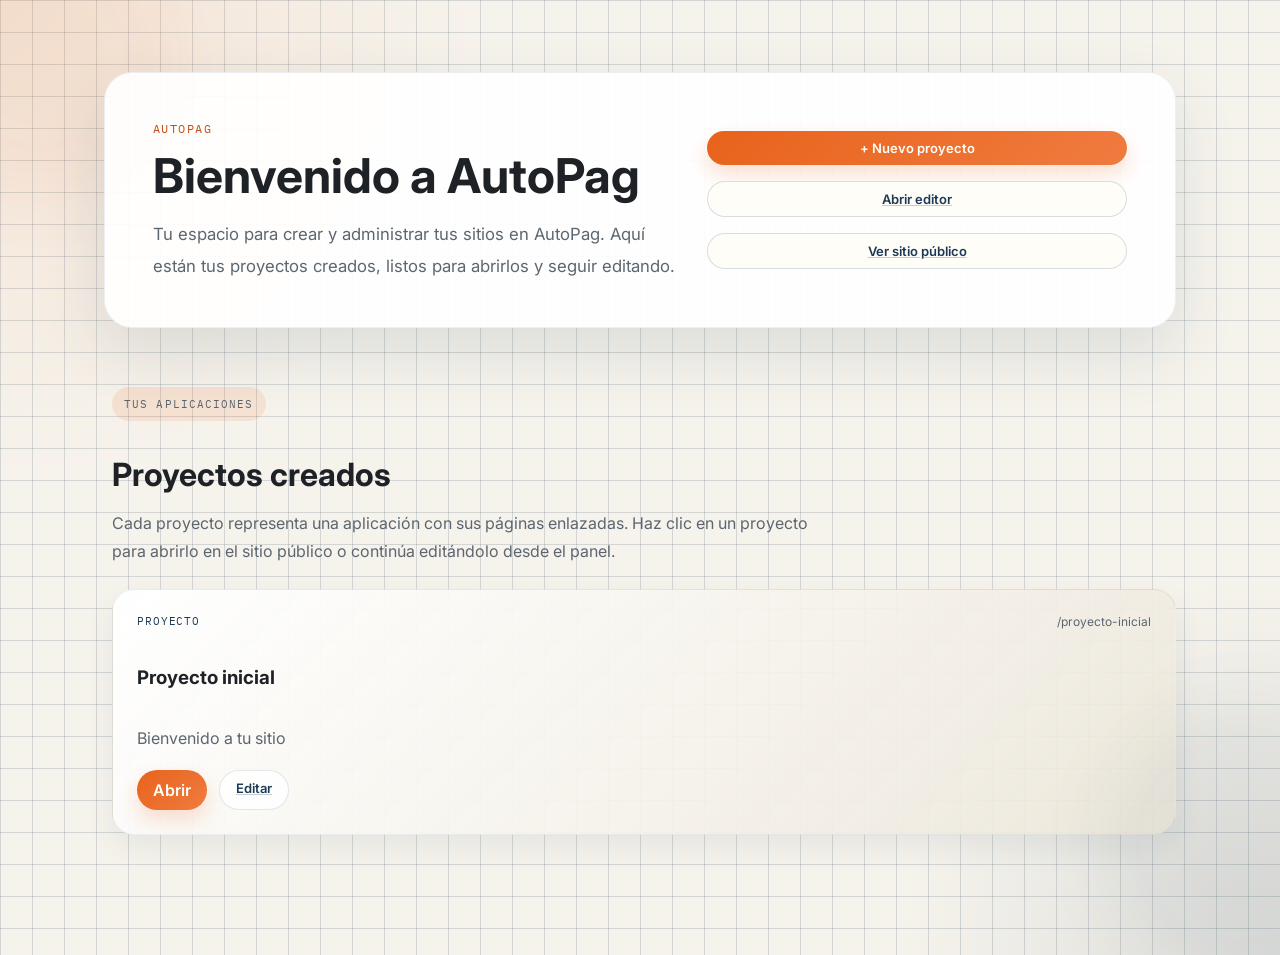
<file: builder/index.html>
<!doctype html>
<html lang="es">
<head>
  <meta charset="UTF-8" />
  <meta name="viewport" content="width=device-width, initial-scale=1.0" />
  <title>AutoPag — Bienvenido</title>
  <link rel="stylesheet" href="css/style.css" />
</head>
<body>
  <main class="landing-shell">
    <section class="landing-header">
      <div class="landing-brand">
        <span class="landing-pretitle">AutoPag</span>
        <h1>Bienvenido a AutoPag</h1>
        <p>Tu espacio para crear y administrar tus sitios en AutoPag. Aquí están tus proyectos creados, listos para abrirlos y seguir editando.</p>
      </div>
      <div class="landing-actions">
        <button class="boton-primario" id="btn-crear-proyecto">+ Nuevo proyecto</button>
        <a class="boton-secundario" href="admin.html">Abrir editor</a>
        <a class="boton-secundario" href="app.html">Ver sitio público</a>
      </div>
    </section>

    <section class="landing-proyectos">
      <div class="landing-proyectos__intro">
        <p class="dashboard-badge">Tus aplicaciones</p>
        <h2>Proyectos creados</h2>
        <p>Cada proyecto representa una aplicación con sus páginas enlazadas. Haz clic en un proyecto para abrirlo en el sitio público o continúa editándolo desde el panel.</p>
      </div>
      <div id="landing-grilla" class="dashboard-grilla"></div>
    </section>
  </main>

  <script src="js/store.js"></script>
  <script src="js/ui.js"></script>
  <script src="js/landing.js"></script>
  <script src="js/motion.js"></script>
</body>
</html>
</file>
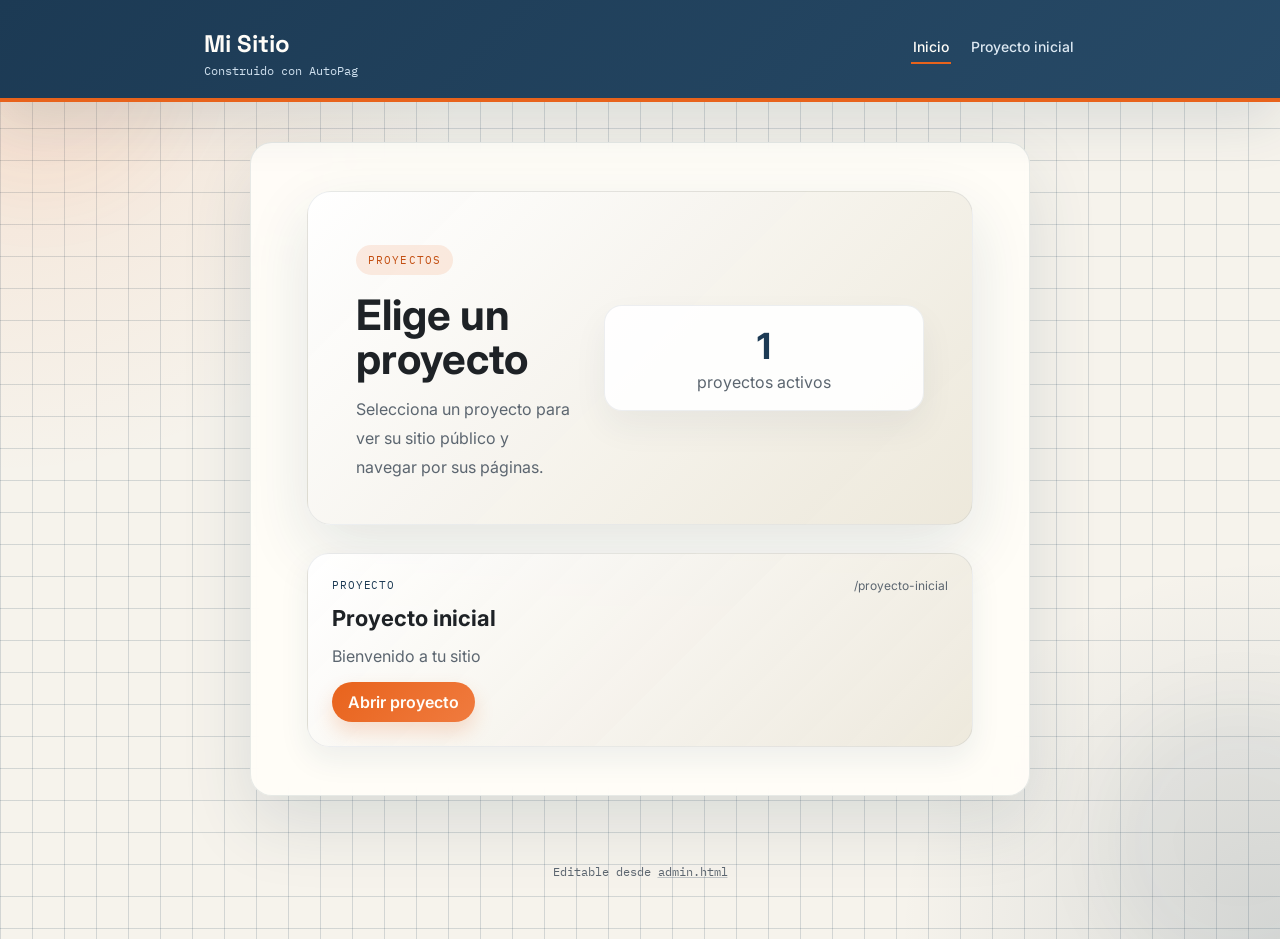
<file: builder/app.html>
<!doctype html>
<html lang="es">
<head>
  <meta charset="UTF-8" />
  <meta name="viewport" content="width=device-width, initial-scale=1.0" />
  <title>Mi Sitio</title>
  <link rel="stylesheet" href="css/style.css" />
</head>
<body>
  <header class="encabezado-sitio">
    <div class="contenedor">
      <div>
        <p class="nombre-sitio" id="nombre-sitio">Mi Sitio</p>
        <p class="slogan-sitio" id="slogan-sitio"></p>
      </div>
      <nav>
        <ul class="nav-sitio" id="nav-sitio"></ul>
      </nav>
    </div>
  </header>

  <main class="pagina" id="contenido-pagina">
    <!-- Aquí se inyectan los bloques de la página actual -->
  </main>

  <p class="pie-sitio" id="pie-sitio">Editable desde <a href="admin.html">admin.html</a></p>

  <script src="js/store.js"></script>
  <script src="js/render.js"></script>
  <script src="js/site.js"></script>
  <script src="js/motion.js"></script>
</body>
</html>
</file>
<file: builder/css/style.css>
/* ============================================================
   style.css
   Concepto: "mesa de dibujo / plano de construcción". El sitio
   se arma a partir de bloques, así que la estética juega con
   la idea de un plano técnico: papel, líneas de cuadrícula,
   marcas de medición y un acento tipo "naranja de obra".
   ============================================================ */

@import url("https://fonts.googleapis.com/css2?family=Space+Grotesk:wght@500;600;700&family=Inter:wght@400;500;600&family=IBM+Plex+Mono:wght@400;500&display=swap");

:root {
  --papel: #f6f3ec;
  --papel-oscuro: #ece7da;
  --plano: #1c3a54;
  --plano-claro: #2d5578;
  --tinta: #1e2226;
  --tinta-suave: #5c6670;
  --acento: #e8631c;
  --acento-oscuro: #c34f12;
  --linea: rgba(28, 58, 84, 0.16);
  --blanco: #fffdf8;
  --sombra-suave: 0 20px 55px rgba(28, 58, 84, 0.12);
  --sombra-card: 0 12px 30px rgba(28, 58, 84, 0.08);
  --transicion: 220ms ease;

  --fuente-display: "Space Grotesk", "Segoe UI", sans-serif;
  --fuente-cuerpo: "Inter", "Segoe UI", sans-serif;
  --fuente-mono: "IBM Plex Mono", ui-monospace, monospace;
}

body.modo-oscuro {
  --papel: #12161a;
  --papel-oscuro: #181d22;
  --plano: #e2eaf0;
  --plano-claro: #8aabc2;
  --tinta: #f4f6f8;
  --tinta-suave: #aeb9c4;
  --acento: #ff7d3b;
  --acento-oscuro: #ff9b66;
  --linea: rgba(255, 255, 255, 0.12);
  --blanco: #1a1e23;
  --sombra-suave: 0 20px 55px rgba(0, 0, 0, 0.5);
  --sombra-card: 0 12px 30px rgba(0, 0, 0, 0.4);
}

* {
  box-sizing: border-box;
}

html {
  scroll-behavior: smooth;
}

body {
  margin: 0;
  font-family: var(--fuente-cuerpo);
  color: var(--tinta);
  background:
    radial-gradient(circle at top left, rgba(232, 99, 28, 0.12), transparent 30%),
    radial-gradient(circle at bottom right, rgba(28, 58, 84, 0.12), transparent 24%),
    linear-gradient(90deg, var(--linea) 1px, transparent 1px) 0 0 / 32px 32px,
    linear-gradient(var(--linea) 1px, transparent 1px) 0 0 / 32px 32px,
    var(--papel);
  position: relative;
  overflow-x: hidden;
}

body::before,
body::after {
  content: "";
  position: fixed;
  inset: auto;
  width: 280px;
  height: 280px;
  border-radius: 50%;
  filter: blur(40px);
  opacity: 0.28;
  pointer-events: none;
  z-index: 0;
  animation: floatBlob 10s ease-in-out infinite alternate;
}

body::before {
  top: -80px;
  left: -100px;
  background: rgba(232, 99, 28, 0.16);
}

body::after {
  right: -100px;
  bottom: -80px;
  background: rgba(28, 58, 84, 0.16);
  animation-duration: 13s;
}

a {
  color: inherit;
  text-decoration-color: rgba(28, 58, 84, 0.25);
  transition: color var(--transicion), opacity var(--transicion);
}

:focus-visible {
  outline: 2px solid var(--acento);
  outline-offset: 2px;
}

@keyframes floatBlob {
  from { transform: translate3d(0, 0, 0) scale(1); }
  to { transform: translate3d(16px, 18px, 0) scale(1.06); }
}

@keyframes fadeInUp {
  from { opacity: 0; transform: translateY(12px); }
  to { opacity: 1; transform: translateY(0); }
}

/* ---------- Utilidades ---------- */

.contenedor {
  max-width: 920px;
  margin: 0 auto;
  padding: 0 24px;
  position: relative;
  z-index: 1;
}

.etiqueta-tecnica {
  font-family: var(--fuente-mono);
  font-size: 12px;
  letter-spacing: 0.08em;
  text-transform: uppercase;
  color: var(--tinta-suave);
}

/* ============================================================
   SITIO PÚBLICO (index.html)
   ============================================================ */

.encabezado-sitio {
  background: linear-gradient(135deg, var(--plano) 0%, #274a67 100%);
  color: var(--blanco);
  border-bottom: 4px solid var(--acento);
  box-shadow: var(--sombra-suave);
  position: sticky;
  top: 0;
  z-index: 5;
}

.encabezado-sitio .contenedor {
  display: flex;
  flex-wrap: wrap;
  align-items: baseline;
  justify-content: space-between;
  gap: 16px;
  padding-top: 28px;
  padding-bottom: 20px;
}

.nombre-sitio {
  font-family: var(--fuente-display);
  font-size: 24px;
  font-weight: 700;
  margin: 0;
}

.slogan-sitio {
  font-family: var(--fuente-mono);
  font-size: 12px;
  color: #cfe0ee;
  margin: 4px 0 0;
}

.nav-sitio {
  display: flex;
  flex-wrap: wrap;
  gap: 4px 18px;
  list-style: none;
  margin: 0;
  padding: 0;
}

.nav-sitio a {
  text-decoration: none;
  font-size: 14px;
  font-weight: 500;
  color: #dce8f2;
  padding-bottom: 3px;
  border-bottom: 2px solid transparent;
  transition: border-color 0.15s ease, color 0.15s ease;
}

.nav-sitio a:hover,
.nav-sitio a.activo {
  color: var(--blanco);
  border-bottom-color: var(--acento);
}

main.pagina {
  background: rgba(255, 253, 248, 0.95);
  border: 1px solid rgba(28, 58, 84, 0.1);
  margin: 40px auto;
  padding: 48px 56px;
  width: 100%;
  max-width: var(--ancho-pagina, 860px);
  box-shadow: var(--sombra-card);
  border-radius: 22px;
  -webkit-backdrop-filter: blur(8px);
  backdrop-filter: blur(8px);
  animation: fadeInUp 500ms ease both;
}

.dashboard-hero {
  display: grid;
  grid-template-columns: minmax(0, 1fr) minmax(200px, 320px);
  gap: 32px;
  align-items: center;
  padding: 42px 48px;
  border: 1px solid rgba(28, 58, 84, 0.08);
  border-radius: 24px;
  background: linear-gradient(135deg, rgba(255,255,255,0.96), rgba(236,231,218,0.95));
  box-shadow: var(--sombra-card);
  margin-bottom: 28px;
}

.dashboard-badge {
  display: inline-flex;
  align-items: center;
  gap: 6px;
  font-family: var(--fuente-mono);
  font-size: 11px;
  letter-spacing: 0.1em;
  text-transform: uppercase;
  color: var(--acento-oscuro);
  background: rgba(232, 99, 28, 0.12);
  padding: 8px 12px;
  border-radius: 999px;
  margin-bottom: 18px;
}

.dashboard-hero h1 {
  font-size: 42px;
  line-height: 1.05;
  margin: 0 0 14px;
}

.dashboard-descripcion {
  max-width: 640px;
  margin: 0;
  line-height: 1.8;
  color: var(--tinta-suave);
}

.dashboard-resumen {
  display: grid;
  gap: 18px;
}

.dashboard-resumen__item {
  padding: 18px 20px;
  border-radius: 18px;
  background: rgba(255, 255, 255, 0.9);
  border: 1px solid rgba(28, 58, 84, 0.08);
  text-align: center;
  box-shadow: 0 16px 34px rgba(28, 58, 84, 0.06);
}

.dashboard-resumen__item span {
  display: block;
  font-size: 36px;
  font-weight: 700;
  margin-bottom: 4px;
  color: var(--plano);
}

.dashboard-resumen__item p {
  margin: 0;
  color: var(--tinta-suave);
}

.dashboard-grilla {
  display: grid;
  grid-template-columns: repeat(auto-fit, minmax(240px, 1fr));
  gap: 20px;
}

.dashboard-tarjeta {
  padding: 24px;
  border-radius: 22px;
  background: linear-gradient(135deg, rgba(255,255,255,0.97), rgba(236,231,218,0.9));
  border: 1px solid rgba(28, 58, 84, 0.08);
  box-shadow: var(--sombra-card);
  display: grid;
  gap: 12px;
  transition: transform var(--transicion), box-shadow var(--transicion), border-color var(--transicion);
}

.dashboard-tarjeta:hover {
  transform: translateY(-4px);
  box-shadow: 0 22px 48px rgba(28, 58, 84, 0.12);
  border-color: rgba(28, 58, 84, 0.18);
}

.dashboard-tarjeta__cabecera {
  display: flex;
  justify-content: space-between;
  gap: 10px;
  align-items: center;
}

.dashboard-tarjeta__tipo {
  font-family: var(--fuente-mono);
  font-size: 11px;
  color: var(--plano);
  text-transform: uppercase;
  letter-spacing: 0.08em;
}

.dashboard-tarjeta__slug {
  font-size: 12px;
  color: var(--tinta-suave);
}

.dashboard-tarjeta h2 {
  font-size: 22px;
  margin: 0;
}

.dashboard-tarjeta p {
  margin: 0;
  color: var(--tinta-suave);
  line-height: 1.7;
}

.dashboard-tarjeta__accion {
  display: inline-flex;
  justify-content: center;
  align-items: center;
  width: fit-content;
  padding: 10px 16px;
  border-radius: 999px;
  background: linear-gradient(135deg, var(--acento) 0%, #f07b3f 100%);
  color: var(--blanco);
  text-decoration: none;
  font-weight: 600;
  box-shadow: 0 10px 20px rgba(232, 99, 28, 0.2);
  transition: transform var(--transicion), box-shadow var(--transicion);
}

.dashboard-tarjeta__accion:hover {
  transform: translateY(-2px);
  box-shadow: 0 14px 24px rgba(232, 99, 28, 0.24);
}

@media (max-width: 860px) {
  .dashboard-hero {
    grid-template-columns: 1fr;
  }
}

.landing-shell {
  max-width: 1120px;
  margin: 0 auto;
  padding: 72px 24px 120px;
}

.landing-header {
  display: grid;
  grid-template-columns: minmax(0, 1.5fr) minmax(260px, 420px);
  gap: 32px;
  align-items: center;
  margin-bottom: 48px;
  padding: 44px 48px;
  background: rgba(255, 255, 255, 0.92);
  border: 1px solid rgba(28, 58, 84, 0.08);
  border-radius: 28px;
  box-shadow: var(--sombra-card);
  animation: fadeInUp 500ms ease both;
}

.landing-brand {
  max-width: 700px;
}

.landing-pretitle {
  display: inline-block;
  font-family: var(--fuente-mono);
  font-size: 12px;
  letter-spacing: 0.12em;
  text-transform: uppercase;
  color: var(--acento-oscuro);
  margin-bottom: 16px;
}

.landing-header h1 {
  margin: 0 0 18px;
  font-size: clamp(3rem, 3.5vw, 4.2rem);
  line-height: 1.02;
}

.landing-header p {
  margin: 0;
  font-size: 1.05rem;
  color: var(--tinta-suave);
  line-height: 1.9;
}

.landing-actions {
  display: flex;
  flex-direction: column;
  gap: 16px;
}

.landing-actions .boton-primario,
.landing-actions .boton-secundario {
  width: 100%;
  text-align: center;
}

.landing-proyectos {
  padding: 0 0 0 8px;
}

.landing-proyectos__intro {
  margin-bottom: 24px;
}

.landing-proyectos__intro h2 {
  margin: 16px 0 10px;
  font-size: 2rem;
}

.landing-proyectos__intro p {
  max-width: 720px;
  color: var(--tinta-suave);
  line-height: 1.7;
}

.landing-tarjeta {
  display: grid;
  gap: 18px;
}

.landing-tarjeta__acciones {
  display: flex;
  gap: 12px;
  flex-wrap: wrap;
}

.landing-tarjeta__acciones .boton-secundario {
  background: rgba(255, 255, 255, 0.95);
  border: 1px solid rgba(28, 58, 84, 0.12);
}

@media (max-width: 920px) {
  .landing-header {
    grid-template-columns: 1fr;
  }
}

@media (max-width: 640px) {
  .landing-shell {
    padding: 32px 16px 80px;
  }

  .landing-header {
    padding: 28px 22px;
  }
}

.pie-sitio {
  text-align: center;
  padding: 28px 0 48px;
  font-family: var(--fuente-mono);
  font-size: 12px;
  color: var(--tinta-suave);
}

/* Bloques de contenido dentro de una página */

.bloque-titulo {
  font-family: var(--fuente-display);
  line-height: 1.2;
  margin: 0 0 16px;
}
h1.bloque-titulo {
  font-size: 40px;
}
h2.bloque-titulo {
  font-size: 28px;
  margin-top: 40px;
}
h3.bloque-titulo {
  font-size: 20px;
  margin-top: 32px;
}

.bloque-parrafo {
  font-size: 16px;
  line-height: 1.7;
  color: var(--tinta);
  margin: 0 0 18px;
}

.bloque-imagen {
  display: block;
  width: 100%;
  height: auto;
  border: 1px solid var(--linea);
  margin: 20px 0;
}
.bloque-imagen--vacia {
  padding: 40px;
  text-align: center;
  font-family: var(--fuente-mono);
  font-size: 13px;
  color: var(--tinta-suave);
  background: var(--papel-oscuro);
}

.bloque-boton {
  display: inline-block;
  background: linear-gradient(135deg, var(--acento) 0%, #f07b3f 100%);
  color: var(--blanco);
  text-decoration: none;
  font-weight: 600;
  font-size: 14px;
  padding: 12px 22px;
  margin: 6px 0 20px;
  border-radius: 999px;
  box-shadow: 0 8px 18px rgba(232, 99, 28, 0.2);
  transition: transform var(--transicion), box-shadow var(--transicion), background var(--transicion);
}
.bloque-boton:hover {
  background: linear-gradient(135deg, var(--acento-oscuro) 0%, #e86b2e 100%);
  transform: translateY(-2px);
  box-shadow: 0 12px 24px rgba(232, 99, 28, 0.24);
}

.bloque-separador {
  border: none;
  border-top: 2px dashed var(--linea);
  margin: 32px 0;
}

.bloque-lista {
  margin: 0 0 18px;
  padding-left: 22px;
  line-height: 1.8;
}

.bloque-video {
  margin: 22px 0 20px;
}

.bloque-video__marco {
  position: relative;
  overflow: hidden;
  border: 1px solid var(--linea);
  background: var(--papel-oscuro);
  aspect-ratio: 16 / 9;
  margin-bottom: 10px;
}

.bloque-video__iframe {
  width: 100%;
  height: 100%;
  border: 0;
}

.bloque-video__titulo,
.bloque-video__descripcion,
.bloque-formulario__texto {
  margin: 0 0 8px;
  color: var(--tinta-suave);
}

.bloque-galeria {
  display: grid;
  grid-template-columns: repeat(auto-fit, minmax(140px, 1fr));
  gap: 12px;
  margin: 20px 0;
}

.bloque-galeria__item {
  width: 100%;
  height: 140px;
  object-fit: cover;
  border: 1px solid var(--linea);
}

.bloque-formulario {
  border: 1px solid var(--linea);
  padding: 18px;
  background: var(--papel);
  margin: 20px 0;
}

.bloque-formulario__titulo {
  margin: 0 0 8px;
  font-family: var(--fuente-display);
  font-size: 22px;
}

.bloque-formulario__campo {
  display: flex;
  flex-direction: column;
  gap: 6px;
  margin-bottom: 12px;
  font-size: 14px;
}

.bloque-formulario__campo input,
.bloque-formulario__campo textarea {
  width: 100%;
  padding: 10px 12px;
  border: 1px solid var(--linea);
  font-family: var(--fuente-cuerpo);
  font-size: 14px;
}

.bloque-formulario__campo textarea {
  min-height: 90px;
  resize: vertical;
}

.bloque-formulario__boton {
  border: none;
  margin-top: 4px;
}

.bloque-wrapper {
  display: block;
  margin: 18px 0;
  padding: 16px;
  border: 1px solid transparent;
  border-radius: 14px;
  transition: transform var(--transicion), box-shadow var(--transicion), background var(--transicion);
}

.bloque-wrapper:hover {
  transform: translateY(-2px);
  box-shadow: var(--sombra-card);
}

.bloque-wrapper--ancho {
  max-width: 100%;
}

.bloque-wrapper--completo {
  max-width: 100%;
}

.bloque-wrapper--alinear-centro { text-align: center; justify-content: center; align-items: center; }
.bloque-wrapper--alinear-derecha { text-align: right; justify-content: flex-end; align-items: flex-end; }
.bloque-wrapper--alinear-izquierda { text-align: left; justify-content: flex-start; align-items: flex-start; }

/* Drag and drop */
.tarjeta-bloque[draggable="true"], .item-pagina[draggable="true"] {
  cursor: grab;
}
.tarjeta-bloque[draggable="true"]:active, .item-pagina[draggable="true"]:active {
  cursor: grabbing;
}
.drag-over {
  border: 2px dashed var(--acento);
  opacity: 0.7;
  transform: scale(0.98);
}
.drag-over-top {
  border-top: 3px solid var(--acento) !important;
}
.drag-over-bottom {
  border-bottom: 3px solid var(--acento) !important;
}

.bloque-wrapper--espaciado-compacto { padding: 16px 20px; }
.bloque-wrapper--espaciado-amplio { padding: 80px 40px; }

.bloque-cita {
  margin: 18px 0;
  padding: 18px 20px;
  border-left: 4px solid var(--acento);
  background: var(--papel);
  font-family: var(--fuente-display);
  font-size: 18px;
}

.bloque-hero {
  display: grid;
  grid-template-columns: 1.2fr 0.8fr;
  gap: 20px;
  align-items: center;
  padding: 24px;
  border: 1px solid var(--linea);
  background: linear-gradient(145deg, rgba(255,255,255,0.95), rgba(236,231,218,0.95));
  margin: 18px 0;
  border-radius: 18px;
  box-shadow: var(--sombra-card);
}

.bloque-hero__contenido h2 {
  font-family: var(--fuente-display);
  font-size: 28px;
  margin: 0 0 10px;
}

.bloque-hero__contenido p {
  margin: 0 0 12px;
  line-height: 1.6;
}

.bloque-hero__imagen {
  width: 100%;
  height: 220px;
  object-fit: cover;
  border: 1px solid var(--linea);
}

.bloque-cards {
  display: grid;
  grid-template-columns: repeat(auto-fit, minmax(180px, 1fr));
  gap: 12px;
  margin: 18px 0;
}

.bloque-card {
  padding: 16px;
  border: 1px solid var(--linea);
  background: linear-gradient(145deg, var(--blanco), rgba(236,231,218,0.9));
  border-radius: 14px;
  box-shadow: var(--sombra-card);
  transition: transform var(--transicion), box-shadow var(--transicion);
}

.bloque-card:hover {
  transform: translateY(-3px);
  box-shadow: 0 16px 36px rgba(28, 58, 84, 0.12);
}

.bloque-card h3 {
  margin: 0 0 8px;
  font-family: var(--fuente-display);
  font-size: 18px;
}

.bloque-card p {
  margin: 0 0 8px;
  line-height: 1.5;
}

.bloque-card a {
  color: var(--acento);
  font-weight: 600;
}

.bloque-testimonios {
  display: grid;
  grid-template-columns: repeat(auto-fit, minmax(220px, 1fr));
  gap: 12px;
  margin: 18px 0;
}

.bloque-testimonio {
  padding: 16px;
  border: 1px solid var(--linea);
  background: var(--papel);
}

.bloque-testimonio p {
  margin: 0 0 8px;
  font-style: italic;
}

.bloque-faq {
  display: flex;
  flex-direction: column;
  gap: 10px;
  margin: 18px 0;
}

.bloque-faq-item {
  border: 1px solid var(--linea);
  padding: 12px 14px;
  background: var(--papel);
}

.bloque-faq-item summary {
  cursor: pointer;
  font-weight: 600;
}

.bloque-faq-item p {
  margin: 8px 0 0;
  color: var(--tinta-suave);
}

.bloque-seccion {
  border: 1px solid var(--linea);
  padding: 18px;
  background: var(--papel);
  margin: 18px 0;
}

.bloque-seccion__item {
  margin-bottom: 10px;
}

.bloque-columnas {
  display: grid;
  grid-template-columns: repeat(auto-fit, minmax(180px, 1fr));
  gap: 12px;
  margin: 18px 0;
}

.bloque-columnas__col {
  padding: 14px;
  border: 1px solid var(--linea);
  background: var(--papel);
}

.bloque-cita footer {
  margin-top: 8px;
  font-family: var(--fuente-mono);
  font-size: 12px;
  color: var(--tinta-suave);
}

.estado-vacio {
  text-align: center;
  padding: 40px 0;
  color: var(--tinta-suave);
}

/* ============================================================
   PANEL DE ADMINISTRACIÓN (admin.html)
   ============================================================ */

.app-admin {
  display: grid;
  grid-template-columns: 300px 1fr;
  min-height: 100vh;
  background: linear-gradient(90deg, rgba(28,58,84,0.04), rgba(232,99,28,0.04));
}

@media (max-width: 860px) {
  .app-admin {
    grid-template-columns: 1fr;
  }
}

.barra-admin {
  background: #112335;
  color: var(--blanco);
  padding: 24px 20px;
  border-right: 1px solid rgba(255, 255, 255, 0.08);
  box-shadow: 12px 0 30px rgba(0, 0, 0, 0.2);
  display: flex;
  flex-direction: column;
}

.barra-admin h1 {
  font-family: var(--fuente-display);
  font-size: 20px;
  margin: 0 0 4px;
  font-weight: 600;
  color: #fff;
}

.barra-admin .subtitulo {
  font-family: var(--fuente-mono);
  font-size: 11px;
  color: rgba(255, 255, 255, 0.5);
  margin: 0 0 24px;
}

.barra-admin__herramientas {
  margin-bottom: 16px;
  display: flex;
  flex-direction: column;
  gap: 12px;
}

.buscar-panel {
  width: 100%;
  padding: 10px 14px;
  background: rgba(255, 255, 255, 0.05);
  border: 1px solid rgba(255, 255, 255, 0.1);
  border-radius: 8px;
  color: white;
  font-family: var(--fuente-cuerpo);
  font-size: 13px;
  transition: all var(--transicion);
}
.buscar-panel:focus {
  background: rgba(255, 255, 255, 0.1);
  border-color: rgba(255, 255, 255, 0.25);
  outline: none;
}
.buscar-panel::placeholder {
  color: rgba(255, 255, 255, 0.4);
}

.lista-proyectos,
.lista-paginas {
  list-style: none;
  margin: 0 0 18px;
  padding: 0;
  display: flex;
  flex-direction: column;
  gap: 8px;
}

.panel-paginas h2 {
  font-family: var(--fuente-display);
  font-size: 16px;
  margin: 0 0 12px;
  color: #fff;
  font-weight: 600;
}

.item-proyecto,
.item-pagina {
  display: flex;
  align-items: center;
  justify-content: space-between;
  gap: 8px;
  padding: 12px 14px;
  border: 1px solid transparent;
  border-radius: 10px;
  background: transparent;
  cursor: pointer;
  font-size: 14px;
  transition: all 0.2s ease;
  position: relative;
  overflow: hidden;
}

.item-proyecto:hover,
.item-pagina:hover {
  background: rgba(255, 255, 255, 0.06);
}

.item-proyecto.activo,
.item-pagina.activo {
  border-color: var(--acento);
  background: rgba(232, 99, 28, 0.08);
}

.item-proyecto__info,
.item-pagina__info {
  display: flex;
  flex-direction: column;
  gap: 2px;
  flex-grow: 1;
}

.item-proyecto .slug,
.item-pagina .slug {
  font-family: var(--fuente-mono);
  font-size: 10px;
  color: rgba(255, 255, 255, 0.4);
}

.badge-estado {
  display: inline-block;
  font-size: 9px;
  text-transform: uppercase;
  padding: 2px 6px;
  border-radius: 4px;
  font-family: var(--fuente-mono);
  margin-top: 4px;
  width: fit-content;
}
.badge-estado--publicado {
  background: rgba(46, 213, 115, 0.15);
  color: #2ed573;
}
.badge-estado--borrador {
  background: rgba(255, 255, 255, 0.1);
  color: rgba(255, 255, 255, 0.6);
}

.item-acciones {
  display: flex;
  gap: 4px;
  opacity: 0;
  transition: opacity 0.2s ease;
}
.item-proyecto:hover .item-acciones,
.item-pagina:hover .item-acciones,
.item-proyecto.activo .item-acciones,
.item-pagina.activo .item-acciones {
  opacity: 1;
}

.item-accion {
  background: rgba(255, 255, 255, 0.1);
  border: none;
  color: white;
  width: 24px;
  height: 24px;
  border-radius: 4px;
  display: flex;
  align-items: center;
  justify-content: center;
  cursor: pointer;
  font-size: 12px;
  transition: background 0.2s;
}
.item-accion:hover {
  background: rgba(255, 255, 255, 0.2);
}

.boton-fantasma {
  background: transparent;
  border: 1px dashed rgba(255, 255, 255, 0.2);
  border-radius: 8px;
  color: rgba(255, 255, 255, 0.8);
  font-family: var(--fuente-cuerpo);
  font-size: 13px;
  padding: 10px 12px;
  width: 100%;
  cursor: pointer;
  transition: all var(--transicion);
}
.boton-fantasma:hover {
  border-color: rgba(255, 255, 255, 0.4);
  color: white;
  background: rgba(255, 255, 255, 0.05);
}
.boton-fantasma--compacto {
  padding: 8px 10px;
}

.contenido-admin {
  padding: 32px 40px;
  position: relative;
  z-index: 1;
}

.panel-configuracion {
  border: 1px solid rgba(28, 58, 84, 0.1);
  background: rgba(255, 253, 248, 0.95);
  padding: 18px 20px;
  margin-bottom: 24px;
  border-radius: 18px;
  box-shadow: var(--sombra-card);
}

.preview-panel {
  border: 1px solid rgba(28, 58, 84, 0.1);
  background: rgba(255, 253, 248, 0.95);
  padding: 12px;
  margin-bottom: 24px;
  border-radius: 18px;
  box-shadow: var(--sombra-card);
}

.preview-panel__header {
  display: flex;
  justify-content: space-between;
  align-items: center;
  margin-bottom: 10px;
  font-family: var(--fuente-mono);
  font-size: 12px;
  color: var(--tinta-suave);
}

.preview-panel iframe {
  width: 100%;
  min-height: 420px;
  border: 1px solid var(--linea);
  background: white;
}

.encabezado-editor {
  display: flex;
  flex-wrap: wrap;
  align-items: flex-end;
  justify-content: space-between;
  gap: 16px;
  margin-bottom: 24px;
  padding-bottom: 20px;
  border-bottom: 2px solid var(--linea);
}

.campo {
  margin-bottom: 14px;
}

.campo label {
  display: block;
  font-family: var(--fuente-mono);
  font-size: 11px;
  letter-spacing: 0.05em;
  text-transform: uppercase;
  color: var(--tinta-suave);
  margin-bottom: 5px;
}

.campo input,
.campo textarea,
.campo select {
  width: 100%;
  font-family: var(--fuente-cuerpo);
  font-size: 14px;
  padding: 9px 11px;
  border: 1px solid var(--linea);
  background: var(--blanco);
  color: var(--tinta);
}

.campo textarea {
  resize: vertical;
  min-height: 70px;
}

.fila-campos {
  display: flex;
  gap: 14px;
  flex-wrap: wrap;
}
.fila-campos .campo {
  flex: 1;
  min-width: 180px;
}

.boton-primario,
.boton-secundario,
.boton-peligro {
  font-family: var(--fuente-cuerpo);
  font-size: 13px;
  font-weight: 600;
  padding: 9px 16px;
  border: none;
  cursor: pointer;
  border-radius: 999px;
  transition: transform var(--transicion), box-shadow var(--transicion), background var(--transicion);
}
.boton-primario:hover,
.boton-secundario:hover,
.boton-peligro:hover {
  transform: translateY(-1px);
}
.boton-primario {
  background: linear-gradient(135deg, var(--acento) 0%, #f07b3f 100%);
  color: var(--blanco);
  box-shadow: 0 10px 20px rgba(232, 99, 28, 0.2);
}
.boton-primario:hover {
  background: linear-gradient(135deg, var(--acento-oscuro) 0%, #e86b2e 100%);
}
.boton-secundario {
  background: var(--blanco);
  color: var(--plano);
  border: 1px solid var(--linea);
}
.boton-secundario:hover {
  border-color: var(--plano);
}
.boton-peligro {
  background: var(--blanco);
  color: #b3261e;
  border: 1px solid rgba(179, 38, 30, 0.35);
}
.boton-peligro:hover {
  background: rgba(179, 38, 30, 0.08);
}

.paleta-bloques {
  display: flex;
  flex-wrap: wrap;
  gap: 8px;
  margin: 18px 0 28px;
}

.chip-bloque {
  font-family: var(--fuente-mono);
  font-size: 12px;
  padding: 8px 12px;
  border: 1px dashed var(--plano-claro);
  color: var(--plano);
  background: linear-gradient(145deg, var(--papel-oscuro), #f7efe1);
  cursor: pointer;
  border-radius: 999px;
  transition: transform var(--transicion), box-shadow var(--transicion), background var(--transicion);
}
.chip-bloque:hover {
  background: linear-gradient(135deg, var(--plano) 0%, var(--plano-claro) 100%);
  color: var(--blanco);
  border-style: solid;
  transform: translateY(-1px);
  box-shadow: 0 10px 16px rgba(28, 58, 84, 0.16);
}

.lista-bloques {
  display: flex;
  flex-direction: column;
  gap: 14px;
}

.tarjeta-bloque {
  border: 1px solid rgba(28, 58, 84, 0.12);
  background: linear-gradient(145deg, var(--blanco), rgba(244, 239, 229, 0.95));
  padding: 16px 18px;
  position: relative;
  border-radius: 16px;
  box-shadow: 0 10px 22px rgba(28, 58, 84, 0.06);
}

.tarjeta-bloque .cabecera-bloque {
  display: flex;
  align-items: center;
  justify-content: space-between;
  margin-bottom: 12px;
}

.tarjeta-bloque .cabecera-bloque__titulo {
  display: flex;
  align-items: center;
  gap: 8px;
}

.tarjeta-bloque .drag-handle {
  cursor: grab;
  color: var(--tinta-suave);
  font-size: 16px;
  -webkit-user-select: none;
  user-select: none;
}

.tarjeta-bloque--arrastrando {
  opacity: 0.6;
  border-style: dashed;
}

.tarjeta-bloque--destino {
  border-color: var(--acento);
  box-shadow: 0 0 0 2px rgba(232, 99, 28, 0.15);
}

.sello-tipo {
  font-family: var(--fuente-mono);
  font-size: 11px;
  letter-spacing: 0.06em;
  text-transform: uppercase;
  color: var(--acento-oscuro);
  border: 1px solid var(--acento);
  padding: 2px 8px;
}

.acciones-bloque {
  display: flex;
  gap: 6px;
}

.acciones-bloque button {
  background: none;
  border: 1px solid var(--linea);
  width: 28px;
  height: 28px;
  cursor: pointer;
  font-size: 13px;
  line-height: 1;
}
.acciones-bloque button:hover {
  border-color: var(--plano);
}

.lista-items-editor {
  display: flex;
  flex-direction: column;
  gap: 6px;
}
.lista-items-editor .fila-item {
  display: flex;
  gap: 6px;
}
.lista-items-editor input {
  flex: 1;
}

.aviso {
  font-family: var(--fuente-mono);
  font-size: 12px;
  background: var(--papel-oscuro);
  border-left: 3px solid var(--acento);
  padding: 10px 14px;
  margin-bottom: 20px;
}

.enlace-previa {
  font-family: var(--fuente-mono);
  font-size: 12px;
  text-decoration: none;
  color: var(--plano-claro);
  border-bottom: 1px dashed var(--plano-claro);
}
.enlace-previa:hover {
  color: var(--acento);
  border-color: var(--acento);
}

/* ---------- Pulido visual y movimiento ---------- */

:root {
  --transicion: 260ms cubic-bezier(.2,.8,.2,1);
  --transicion-larga: 560ms cubic-bezier(.16,1,.3,1);
}

html { scroll-padding-top: 118px; }
::selection { background: rgba(232, 99, 28, .24); color: var(--plano); }
::-webkit-scrollbar { width: 12px; height: 12px; }
::-webkit-scrollbar-track { background: var(--papel); }
::-webkit-scrollbar-thumb { background: rgba(28, 58, 84, .38); border: 3px solid var(--papel); border-radius: 99px; }
::-webkit-scrollbar-thumb:hover { background: var(--acento); }

button, input, textarea, select { -webkit-tap-highlight-color: transparent; }
button:active, .boton-primario:active, .boton-secundario:active, .dashboard-tarjeta__accion:active, .bloque-boton:active { transform: translateY(1px) scale(.98); }

@keyframes brillo-pagina {
  0%, 100% { transform: translateX(-130%) skewX(-16deg); }
  50% { transform: translateX(270%) skewX(-16deg); }
}

@keyframes pulso-boton {
  0%, 100% { box-shadow: 0 10px 22px rgba(232, 99, 28, .18); }
  50% { box-shadow: 0 16px 32px rgba(232, 99, 28, .34); }
}

.progreso-scroll {
  position: fixed;
  inset: 0 auto auto 0;
  z-index: 100;
  width: 100%;
  height: 4px;
  transform: scaleX(0);
  transform-origin: left;
  background: linear-gradient(90deg, var(--acento), #ffb06f, var(--acento));
  box-shadow: 0 2px 12px rgba(232, 99, 28, .42);
  transition: transform 100ms linear;
}

.revelar { opacity: 0; transform: translateY(18px) scale(.985); transition: opacity var(--transicion-larga) var(--retraso-revelar, 0ms), transform var(--transicion-larga) var(--retraso-revelar, 0ms); }
.revelar--visible { opacity: 1; transform: none; }

.dashboard-hero,
.landing-header { position: relative; overflow: hidden; box-shadow: 0 24px 64px rgba(28,58,84,.12); }
.dashboard-hero::after,
.landing-header::after { content: ""; position: absolute; inset: 0 auto 0 -25%; width: 18%; background: linear-gradient(90deg, transparent, rgba(255,255,255,.5), transparent); pointer-events: none; animation: brillo-pagina 9s ease-in-out infinite; }

.encabezado-sitio { -webkit-backdrop-filter: blur(14px); backdrop-filter: blur(14px); }
.nav-sitio a { padding: 7px 2px; }
main.pagina { box-shadow: 0 28px 70px rgba(28,58,84,.13); }

.dashboard-tarjeta { position: relative; overflow: hidden; }
.dashboard-tarjeta:hover { transform: translateY(-7px); box-shadow: 0 28px 56px rgba(28,58,84,.16); }
.landing-header { animation-duration: 700ms; }

.bloque-imagen { border-radius: 14px; box-shadow: 0 14px 30px rgba(28,58,84,.12); }
.bloque-video__marco { border-radius: 16px; box-shadow: 0 14px 30px rgba(28,58,84,.12); }
.bloque-galeria__item { border-radius: 12px; transition: transform var(--transicion), box-shadow var(--transicion); }
.bloque-galeria__item:hover { transform: scale(1.035); box-shadow: 0 14px 26px rgba(28,58,84,.18); }
.bloque-formulario { border-radius: 18px; box-shadow: 0 14px 30px rgba(28,58,84,.07); }
.bloque-formulario__campo input:focus,
.bloque-formulario__campo textarea:focus,
.campo input:focus,
.campo textarea:focus,
.campo select:focus { outline: none; border-color: var(--acento); box-shadow: 0 0 0 4px rgba(232,99,28,.12); }
.bloque-wrapper:hover { transform: translateY(-3px); box-shadow: 0 18px 38px rgba(28,58,84,.1); }
.bloque-cita { border-radius: 0 16px 16px 0; }
.bloque-testimonio { border-radius: 14px; box-shadow: 0 10px 24px rgba(28,58,84,.06); }
.bloque-faq-item { border-radius: 12px; transition: border-color var(--transicion), transform var(--transicion), box-shadow var(--transicion); }
.bloque-faq-item[open] { border-color: var(--acento); box-shadow: 0 12px 24px rgba(28,58,84,.08); }

.barra-admin { position: sticky; top: 0; height: 100vh; overflow-y: auto; }
.item-pagina { border-radius: 10px; transition: transform var(--transicion), background var(--transicion), border-color var(--transicion); }
.item-pagina:hover { transform: translateX(3px); }
.boton-fantasma { border-radius: 10px; transition: transform var(--transicion), border-color var(--transicion), color var(--transicion), background var(--transicion); }
.boton-fantasma:hover { transform: translateY(-2px); background: rgba(255,255,255,.06); }
.preview-panel { overflow: hidden; }
.preview-panel iframe { border-radius: 12px; transition: opacity var(--transicion), transform var(--transicion); }
.campo input, .campo textarea, .campo select { border-radius: 9px; transition: border-color var(--transicion), box-shadow var(--transicion), background var(--transicion); }
.boton-primario:hover { animation: pulso-boton 1.8s ease-in-out infinite; }
.tarjeta-bloque { transition: transform var(--transicion), box-shadow var(--transicion), border-color var(--transicion); }
.tarjeta-bloque:hover { transform: translateY(-3px); box-shadow: 0 18px 35px rgba(28,58,84,.11); border-color: rgba(28,58,84,.25); }
.sello-tipo, .acciones-bloque button { border-radius: 999px; }
.acciones-bloque button { transition: transform var(--transicion), border-color var(--transicion), background var(--transicion); }
.acciones-bloque button:hover { transform: translateY(-1px); background: rgba(28,58,84,.06); }
.aviso { border-radius: 0 12px 12px 0; }

@media (max-width: 860px) {
  .barra-admin { position: relative; height: auto; overflow: visible; border-right: 0; border-bottom: 4px solid var(--acento); }
  .contenido-admin { padding: 24px 18px 48px; }
  main.pagina { margin: 24px 16px; width: auto; padding: 30px 22px; }
  .encabezado-sitio .contenedor { padding-top: 18px; padding-bottom: 14px; }
  .nav-sitio { gap: 2px 13px; }
}

/* ============================================================
   MODALES Y TOASTS
   ============================================================ */

.modal-root {
  position: fixed;
  inset: 0;
  z-index: 1000;
  display: flex;
  align-items: center;
  justify-content: center;
  padding: 20px;
}
.modal-root[hidden] {
  display: none !important;
}

.modal-overlay {
  position: absolute;
  inset: 0;
  background: rgba(28, 58, 84, 0.5);
  backdrop-filter: blur(4px);
  animation: fadeIn 200ms ease;
}

.modal-dialog {
  position: relative;
  background: var(--blanco);
  border-radius: 20px;
  box-shadow: var(--sombra-suave);
  max-width: 480px;
  width: 100%;
  max-height: 90vh;
  overflow: hidden;
  display: flex;
  flex-direction: column;
  animation: slideUp 280ms cubic-bezier(0.2, 0.8, 0.2, 1);
}

.modal-dialog__header {
  display: flex;
  align-items: center;
  justify-content: space-between;
  padding: 20px 24px;
  border-bottom: 1px solid var(--linea);
  background: linear-gradient(135deg, rgba(255,255,255,0.98), rgba(236,231,218,0.95));
}

.modal-dialog__titulo {
  font-family: var(--fuente-display);
  font-size: 18px;
  margin: 0;
  color: var(--plano);
}

.modal-dialog__cerrar {
  background: none;
  border: none;
  font-size: 20px;
  color: var(--tinta-suave);
  cursor: pointer;
  padding: 4px 8px;
  border-radius: 8px;
  transition: background var(--transicion), color var(--transicion);
}

.modal-dialog__cerrar:hover {
  background: rgba(28, 58, 84, 0.08);
  color: var(--acento);
}

.modal-dialog__cuerpo {
  padding: 24px;
  overflow-y: auto;
  flex: 1;
}

.modal-dialog__acciones {
  display: flex;
  gap: 12px;
  justify-content: flex-end;
  padding: 16px 24px;
  border-top: 1px solid var(--linea);
  background: var(--papel-oscuro);
}

.modal-texto {
  line-height: 1.7;
  color: var(--tinta);
  margin: 0;
}

.modal-form {
  display: flex;
  flex-direction: column;
  gap: 16px;
}

.modal-form--lista {
  display: flex;
  flex-direction: column;
  gap: 8px;
}

.modal-opcion {
  display: flex;
  align-items: center;
  gap: 12px;
  padding: 12px 16px;
  border: 1px solid var(--linea);
  border-radius: 12px;
  cursor: pointer;
  transition: background var(--transicion), border-color var(--transicion);
}

.modal-opcion:hover {
  background: var(--papel-oscuro);
  border-color: var(--plano-claro);
}

.modal-opcion input[type="radio"] {
  accent-color: var(--acento);
}

.modal-opcion span {
  flex: 1;
}

.modal-opcion small {
  display: block;
  color: var(--tinta-suave);
  margin-top: 4px;
}

body.modal-abierto {
  overflow: hidden;
}

/* Toasts */

.toast-stack {
  position: fixed;
  top: 20px;
  right: 20px;
  z-index: 1100;
  display: flex;
  flex-direction: column;
  gap: 12px;
  pointer-events: none;
}

.toast {
  pointer-events: auto;
  display: flex;
  align-items: center;
  gap: 12px;
  padding: 14px 18px;
  border-radius: 12px;
  background: var(--blanco);
  box-shadow: 0 12px 32px rgba(28, 58, 84, 0.15);
  font-size: 14px;
  font-weight: 500;
  opacity: 0;
  transform: translateX(30px);
  transition: opacity 280ms ease, transform 280ms cubic-bezier(0.2, 0.8, 0.2, 1);
  border: 1px solid var(--linea);
  min-width: 280px;
  max-width: 400px;
}

.toast--visible {
  opacity: 1;
  transform: translateX(0);
}

.toast--success {
  border-left: 4px solid #1c944c;
}

.toast--success .toast__icono {
  color: #1c944c;
}

.toast--error {
  border-left: 4px solid #b3261e;
}

.toast--error .toast__icono {
  color: #b3261e;
}

.toast--info {
  border-left: 4px solid var(--plano);
}

.toast--info .toast__icono {
  color: var(--plano);
}

.toast--warning {
  border-left: 4px solid var(--acento);
}

.toast--warning .toast__icono {
  color: var(--acento);
}

.toast__icono {
  font-size: 18px;
  font-weight: 700;
  width: 24px;
  height: 24px;
  display: flex;
  align-items: center;
  justify-content: center;
  flex-shrink: 0;
}

.toast__texto {
  flex: 1;
  color: var(--tinta);
}

.toast__cerrar {
  background: none;
  border: none;
  color: var(--tinka-suave);
  cursor: pointer;
  font-size: 16px;
  padding: 4px;
  border-radius: 6px;
  transition: background var(--transicion);
}

.toast__cerrar:hover {
  background: rgba(28, 58, 84, 0.08);
}

/* Badge de estado */

.badge-estado {
  display: inline-flex;
  align-items: center;
  gap: 4px;
  font-family: var(--fuente-mono);
  font-size: 10px;
  padding: 4px 8px;
  border-radius: 999px;
  margin-left: 8px;
}

.badge-estado--publicado {
  background: rgba(28, 148, 76, 0.12);
  color: #1c944c;
}

.badge-estado--borrador {
  background: rgba(232, 99, 28, 0.12);
  color: var(--acento);
}

/* Estado vacío mejorado */

.estado-vacio {
  text-align: center;
  padding: 48px 24px;
  color: var(--tinka-suave);
}

.estado-vacio__icono {
  font-size: 48px;
  margin-bottom: 16px;
  opacity: 0.6;
}

.estado-vacio--compacto {
  padding: 32px 16px;
}

.estado-vacio--compacto .estado-vacio__icono {
  font-size: 32px;
  margin-bottom: 12px;
}

.aviso--sidebar {
  padding: 16px 12px;
  font-size: 12px;
  background: rgba(255, 255, 255, 0.04);
  border: 1px dashed rgba(255, 255, 255, 0.2);
  border-radius: 10px;
}

@keyframes fadeIn {
  from { opacity: 0; }
  to { opacity: 1; }
}

@keyframes slideUp {
  from { opacity: 0; transform: translateY(20px) scale(0.96); }
  to { opacity: 1; transform: translateY(0) scale(1); }
}

@media (max-width: 600px) {
  .landing-header h1 { font-size: clamp(2.4rem, 13vw, 3.4rem); }
  .toast-stack {
    top: 12px;
    right: 12px;
    left: 12px;
  }
  .toast {
    min-width: auto;
    max-width: none;
  }
  .modal-dialog {
    max-height: 95vh;
    border-radius: 16px;
  }
  .modal-dialog__header,
  .modal-dialog__cuerpo,
  .modal-dialog__acciones {
    padding-left: 18px;
    padding-right: 18px;
  }
  .dashboard-hero { padding: 30px 24px; }
  .dashboard-hero h1 { font-size: 34px; }
  .dashboard-tarjeta { padding: 20px; }
  .bloque-hero { grid-template-columns: 1fr; padding: 20px; }
  .bloque-hero__imagen { height: 180px; }
  .preview-panel iframe { min-height: 330px; }
}

@media (prefers-reduced-motion: reduce) {
  html { scroll-behavior: auto; }
  *, *::before, *::after { animation-duration: .01ms !important; animation-iteration-count: 1 !important; transition-duration: .01ms !important; scroll-behavior: auto !important; }
  .revelar { opacity: 1; transform: none; }
}
</file>
